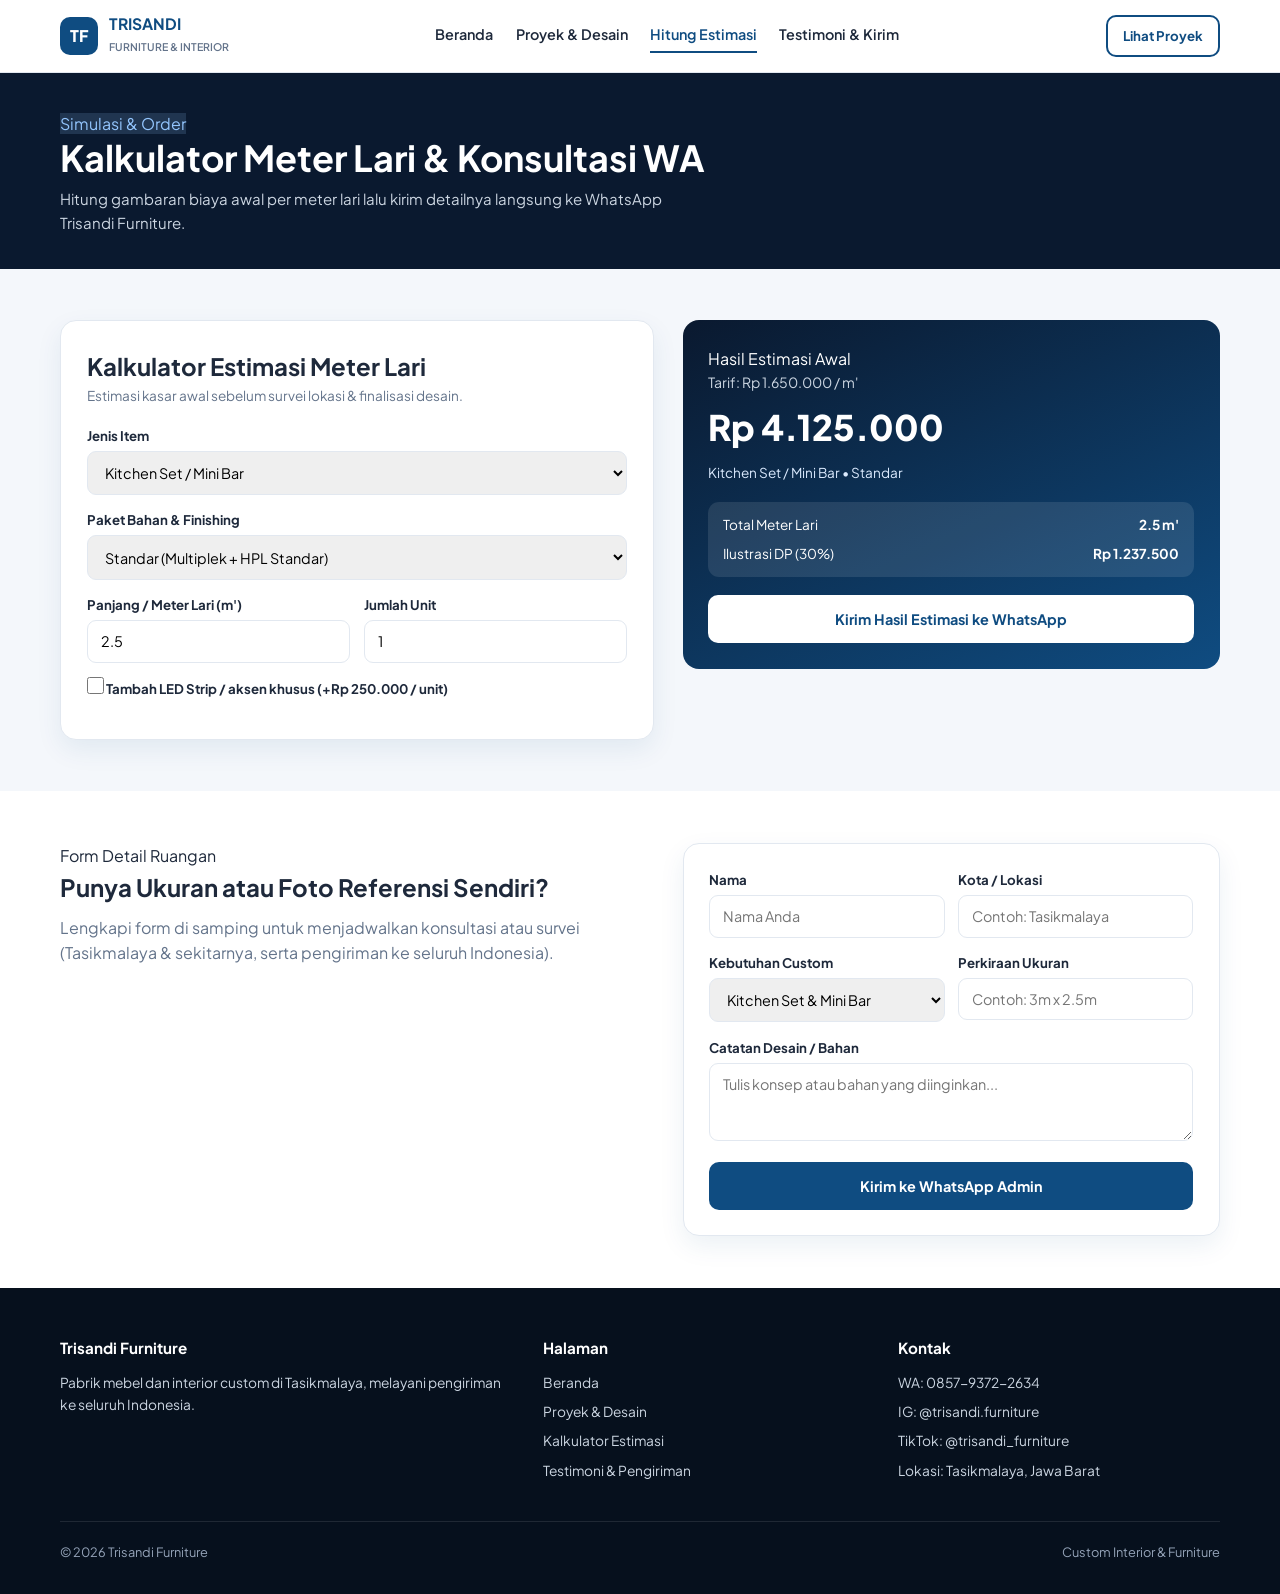
<file: estimasi.html>
<!DOCTYPE html>
<html lang="id">
<head>
  <meta charset="UTF-8" />
  <meta name="viewport" content="width=device-width, initial-scale=1.0" />
  <title>Kalkulator Estimasi &amp; Konsultasi | Trisandi Furniture</title>
  <link rel="preconnect" href="https://fonts.googleapis.com" />
  <link rel="preconnect" href="https://fonts.gstatic.com" crossorigin />
  <link href="https://fonts.googleapis.com/css2?family=Plus+Jakarta+Sans:wght@400;500;600;700;800&display=swap" rel="stylesheet" />
  <link rel="stylesheet" href="style.css" />
</head>
<body data-page="estimasi">
  <header class="header">
    <div class="container nav-wrap">
      <a href="index.html" class="brand">
        <span class="brand-mark">TF</span>
        <div>
          <strong>TRISANDI</strong>
          <small>FURNITURE &amp; INTERIOR</small>
        </div>
      </a>

      <nav class="desktop-nav">
        <a href="index.html">Beranda</a>
        <a href="proyek.html">Proyek &amp; Desain</a>
        <a href="estimasi.html" class="active">Hitung Estimasi</a>
        <a href="testimoni.html">Testimoni &amp; Kirim</a>
      </nav>

      <div class="header-right">
        <a href="proyek.html" class="btn btn-outline btn-sm header-cta">Lihat Proyek</a>
        <button type="button" class="menu-toggle" id="menuToggle" aria-label="Buka Menu">&#9776;</button>
      </div>
    </div>
  </header>

  <div class="mobile-drawer" id="mobileDrawer">
    <div class="mobile-drawer-inner">
      <a href="index.html">Beranda</a>
      <a href="proyek.html">Proyek &amp; Desain</a>
      <a href="estimasi.html" class="active">Hitung Estimasi</a>
      <a href="testimoni.html">Testimoni &amp; Kirim</a>
      <a href="proyek.html" class="btn btn-outline btn-sm" style="margin-top:0.35rem;">Lihat Proyek</a>
    </div>
  </div>

  <section class="page-banner">
    <div class="container">
      <span class="tag">Simulasi &amp; Order</span>
      <h1>Kalkulator Meter Lari &amp; Konsultasi WA</h1>
      <p>Hitung gambaran biaya awal per meter lari lalu kirim detailnya langsung ke WhatsApp Trisandi Furniture.</p>
    </div>
  </section>

  <section class="section section-soft">
    <div class="container split-panel">
      <div class="box-white">
        <h2>Kalkulator Estimasi Meter Lari</h2>
        <p class="est-summary" style="color: var(--muted);">Estimasi kasar awal sebelum survei lokasi &amp; finalisasi desain.</p>

        <div class="field">
          <label for="calcItem">Jenis Item</label>
          <select id="calcItem"></select>
        </div>

        <div class="field">
          <label for="calcTier">Paket Bahan &amp; Finishing</label>
          <select id="calcTier">
            <option value="standard">Standar (Multiplek + HPL Standar)</option>
            <option value="pro">Favorit (Multiplek + HPL Motif + Slow Motion)</option>
            <option value="premium">Premium / Detail Khusus</option>
          </select>
        </div>

        <div class="form-grid-2">
          <div class="field">
            <label for="calcLength">Panjang / Meter Lari (m')</label>
            <input type="number" id="calcLength" min="0.5" max="50" step="0.5" value="2.5" />
          </div>
          <div class="field">
            <label for="calcUnits">Jumlah Unit</label>
            <input type="number" id="calcUnits" min="1" max="20" step="1" value="1" />
          </div>
        </div>

        <div class="field">
          <label class="check-row">
            <input type="checkbox" id="calcLed" />
            <span>Tambah LED Strip / aksen khusus (+Rp 250.000 / unit)</span>
          </label>
        </div>
      </div>

      <div class="box-dark">
        <span class="tag">Hasil Estimasi Awal</span>
        <div id="calcRateText" style="font-size: 0.88rem; color: #cbd5e1;">-</div>
        <div class="est-amount" id="calcTotalText">Rp 0</div>
        <p class="est-summary" id="calcDescText">-</p>

        <div class="est-meta">
          <div><span>Total Meter Lari</span><strong id="calcMetersText">0 m'</strong></div>
          <div><span>Ilustrasi DP (30%)</span><strong id="calcDpText">Rp 0</strong></div>
        </div>

        <button type="button" class="btn btn-light btn-full" id="sendCalcWa">
          Kirim Hasil Estimasi ke WhatsApp
        </button>
      </div>
    </div>
  </section>

  <section class="section">
    <div class="container split-panel">
      <div>
        <span class="tag">Form Detail Ruangan</span>
        <h2>Punya Ukuran atau Foto Referensi Sendiri?</h2>
        <p style="color: var(--muted); margin-top: 0.5rem;">
          Lengkapi form di samping untuk menjadwalkan konsultasi atau survei (Tasikmalaya &amp; sekitarnya, serta pengiriman ke seluruh Indonesia).
        </p>
      </div>

      <form class="box-white" id="waDetailForm">
        <div class="form-grid-2">
          <div class="field">
            <label for="namaKlien">Nama</label>
            <input type="text" id="namaKlien" placeholder="Nama Anda" required />
          </div>
          <div class="field">
            <label for="kotaKlien">Kota / Lokasi</label>
            <input type="text" id="kotaKlien" placeholder="Contoh: Tasikmalaya" required />
          </div>
        </div>

        <div class="form-grid-2">
          <div class="field">
            <label for="jenisKebutuhan">Kebutuhan Custom</label>
            <select id="jenisKebutuhan">
              <option value="Kitchen Set & Mini Bar">Kitchen Set &amp; Mini Bar</option>
              <option value="Backdrop TV & Wallboard">Backdrop TV &amp; Wallboard</option>
              <option value="Wardrobe / Lemari Custom">Wardrobe / Lemari Custom</option>
              <option value="Meja Resepsionis / Kantor">Meja Resepsionis / Kantor</option>
            </select>
          </div>
          <div class="field">
            <label for="ukuranKlien">Perkiraan Ukuran</label>
            <input type="text" id="ukuranKlien" placeholder="Contoh: 3m x 2.5m" />
          </div>
        </div>

        <div class="field">
          <label for="catatanKlien">Catatan Desain / Bahan</label>
          <textarea id="catatanKlien" rows="3" placeholder="Tulis konsep atau bahan yang diinginkan..."></textarea>
        </div>

        <button type="submit" class="btn btn-primary btn-full">Kirim ke WhatsApp Admin</button>
      </form>
    </div>
  </section>

  <footer class="footer">
    <div class="container">
      <div class="footer-grid">
        <div>
          <h4>Trisandi Furniture</h4>
          <p>Pabrik mebel dan interior custom di Tasikmalaya, melayani pengiriman ke seluruh Indonesia.</p>
        </div>
        <div>
          <h4>Halaman</h4>
          <ul>
            <li><a href="index.html">Beranda</a></li>
            <li><a href="proyek.html">Proyek &amp; Desain</a></li>
            <li><a href="estimasi.html">Kalkulator Estimasi</a></li>
            <li><a href="testimoni.html">Testimoni &amp; Pengiriman</a></li>
          </ul>
        </div>
        <div>
          <h4>Kontak</h4>
          <ul>
            <li>WA: 0857-9372-2634</li>
            <li>IG: @trisandi.furniture</li>
            <li>TikTok: @trisandi_furniture</li>
            <li>Lokasi: Tasikmalaya, Jawa Barat</li>
          </ul>
        </div>
      </div>
      <div class="footer-bottom">
        <span>&copy; 2026 Trisandi Furniture</span>
        <span>Custom Interior &amp; Furniture</span>
      </div>
    </div>
  </footer>

  <script src="data.js"></script>
  <script src="script.js"></script>
</body>
</html>
</file>
<file: style.css>
:root {
  --primary: #0f4c81;
  --primary-dark: #093256;
  --accent: #c26d1f;
  --bg: #ffffff;
  --bg-soft: #f4f7fb;
  --bg-dark: #0a192f;
  --text: #1e293b;
  --muted: #64748b;
  --border: #e2e8f0;
  --radius: 14px;
  --shadow: 0 10px 26px rgba(15, 76, 129, 0.08);
  --transition: all 0.22s ease;
}

* {
  box-sizing: border-box;
  margin: 0;
  padding: 0;
}

html {
  scroll-behavior: smooth;
}

body {
  font-family: "Plus Jakarta Sans", sans-serif;
  color: var(--text);
  background: var(--bg);
  line-height: 1.6;
}

img {
  width: 100%;
  display: block;
}

a {
  text-decoration: none;
  color: inherit;
}

ul {
  list-style: none;
}

.container {
  width: min(1160px, 92%);
  margin: 0 auto;
}

/* Top Header */
.header {
  position: sticky;
  top: 0;
  z-index: 120;
  background: rgba(255, 255, 255, 0.97);
  backdrop-filter: blur(8px);
  border-bottom: 1px solid var(--border);
}

.nav-wrap {
  height: 72px;
  display: flex;
  align-items: center;
  justify-content: space-between;
  gap: 1rem;
}

.brand {
  display: flex;
  align-items: center;
  gap: 0.7rem;
}

.brand-mark {
  width: 38px;
  height: 38px;
  border-radius: 10px;
  background: var(--primary);
  color: #fff;
  font-weight: 800;
  display: grid;
  place-items: center;
}

.brand strong {
  display: block;
  font-size: 0.98rem;
  color: var(--primary);
  line-height: 1.1;
}

.brand small {
  font-size: 0.66rem;
  color: var(--muted);
  font-weight: 600;
}

.desktop-nav {
  display: flex;
  align-items: center;
  gap: 1.4rem;
}

.desktop-nav a {
  font-size: 0.9rem;
  font-weight: 600;
  color: var(--text);
  padding: 0.3rem 0;
  border-bottom: 2px solid transparent;
  transition: var(--transition);
}

.desktop-nav a:hover,
.desktop-nav a.active {
  color: var(--primary);
  border-bottom-color: var(--primary);
}

.header-right {
  display: flex;
  align-items: center;
  gap: 0.6rem;
}

.menu-toggle {
  display: none;
  width: 40px;
  height: 40px;
  border-radius: 10px;
  border: 1px solid var(--border);
  background: #fff;
  color: var(--text);
  font-size: 1.2rem;
  cursor: pointer;
}

/* Mobile Drawer Menu (di bawah header saat dibuka) */
.mobile-drawer {
  display: none;
  position: sticky;
  top: 72px;
  z-index: 115;
  background: #fff;
  border-bottom: 1px solid var(--border);
  box-shadow: 0 12px 24px rgba(10, 25, 47, 0.1);
}

.mobile-drawer.open {
  display: block;
}

.mobile-drawer-inner {
  padding: 0.85rem 4% 1.15rem;
  display: flex;
  flex-direction: column;
  gap: 0.3rem;
}

.mobile-drawer a {
  padding: 0.65rem 0.8rem;
  border-radius: 9px;
  font-weight: 600;
  font-size: 0.92rem;
  color: var(--text);
}

.mobile-drawer a.active,
.mobile-drawer a:hover {
  background: var(--bg-soft);
  color: var(--primary);
}

/* Buttons */
.btn {
  display: inline-flex;
  align-items: center;
  justify-content: center;
  gap: 0.4rem;
  padding: 0.8rem 1.35rem;
  border-radius: 10px;
  font-weight: 700;
  font-size: 0.9rem;
  border: 2px solid transparent;
  cursor: pointer;
  font-family: inherit;
  transition: var(--transition);
}

.btn-sm {
  padding: 0.55rem 0.95rem;
  font-size: 0.83rem;
}

.btn-full {
  width: 100%;
}

.btn-primary {
  background: var(--primary);
  color: #fff;
}

.btn-primary:hover {
  background: var(--primary-dark);
}

.btn-outline {
  border-color: var(--primary);
  color: var(--primary);
  background: transparent;
}

.btn-outline:hover {
  background: var(--primary);
  color: #fff;
}

.btn-light {
  background: #fff;
  color: var(--primary);
}

/* Hero Full Foto Slider + Gradasi Lebih Bawah */
.home-hero {
  background: var(--bg);
  padding-bottom: 2.5rem;
}

.hero-banner-wrap {
  position: relative;
  width: 100%;
  height: clamp(270px, 48vw, 480px);
  overflow: hidden;
  background: var(--bg-soft);
}

.hero-slides {
  display: flex;
  width: 100%;
  height: 100%;
  overflow-x: auto;
  scroll-snap-type: x mandatory;
  scroll-behavior: smooth;
  scrollbar-width: none;
}

.hero-slides::-webkit-scrollbar {
  display: none;
}

.hero-slide {
  flex: 0 0 100%;
  width: 100%;
  height: 100%;
  scroll-snap-align: start;
}

.hero-slide img {
  width: 100%;
  height: 100%;
  object-fit: cover;
  object-position: center;
}

/* Gradasi diposisikan lebih ke bawah agar foto lebih banyak utuh */
.hero-banner-wrap::after {
  content: "";
  position: absolute;
  inset: 0;
  background: linear-gradient(
    to bottom,
    rgba(255, 255, 255, 0) 68%,
    rgba(255, 255, 255, 0.55) 88%,
    #ffffff 100%
  );
  pointer-events: none;
  z-index: 2;
}

.hero-nav-btn {
  position: absolute;
  top: 46%;
  transform: translateY(-50%);
  z-index: 4;
  width: 38px;
  height: 38px;
  border-radius: 50%;
  border: 1px solid rgba(255, 255, 255, 0.7);
  background: rgba(10, 25, 47, 0.55);
  color: #fff;
  font-size: 1.25rem;
  display: grid;
  place-items: center;
  cursor: pointer;
}

.hero-nav-btn.prev {
  left: 14px;
}

.hero-nav-btn.next {
  right: 14px;
}

.hero-dots {
  position: absolute;
  bottom: 24px;
  left: 50%;
  transform: translateX(-50%);
  z-index: 4;
  display: flex;
  gap: 0.45rem;
}

.hero-dot {
  width: 9px;
  height: 9px;
  border-radius: 999px;
  border: none;
  background: rgba(15, 76, 129, 0.35);
  cursor: pointer;
  transition: var(--transition);
}

.hero-dot.active {
  width: 22px;
  background: var(--primary);
}

.hero-below-content {
  position: relative;
  z-index: 3;
  margin-top: 1.25rem;
}

.hero-below-content h1 {
  font-size: clamp(1.75rem, 3.6vw, 2.75rem);
  line-height: 1.18;
  color: var(--bg-dark);
  max-width: 780px;
  margin-bottom: 0.75rem;
}

.hero-below-content p {
  color: var(--muted);
  max-width: 700px;
  font-size: 0.96rem;
  margin-bottom: 1.35rem;
}

.hero-btns {
  display: flex;
  flex-wrap: wrap;
  gap: 0.75rem;
  margin-bottom: 1.6rem;
}

.trust-row {
  display: grid;
  grid-template-columns: repeat(3, 1fr);
  gap: 0.85rem;
  padding-top: 1.15rem;
  border-top: 1px solid var(--border);
  max-width: 780px;
}

.trust-row strong {
  display: block;
  color: var(--primary);
  font-size: 0.94rem;
}

.trust-row span {
  font-size: 0.78rem;
  color: var(--muted);
}

@media (max-width: 720px) {
  .hero-banner-wrap {
    height: 245px;
  }

  .hero-nav-btn {
    width: 32px;
    height: 32px;
    font-size: 1rem;
  }

  .trust-row {
    grid-template-columns: 1fr;
  }
}

/* Banner Halaman Sub-Menu */
.page-banner {
  padding: 2.35rem 0 2.15rem;
  background: var(--bg-dark);
  color: #fff;
}

.page-banner .tag {
  background: rgba(147, 197, 253, 0.16);
  color: #93c5fd;
}

.page-banner h1 {
  font-size: clamp(1.6rem, 3vw, 2.25rem);
  line-height: 1.2;
  margin-bottom: 0.45rem;
}

.page-banner p {
  color: #cbd5e1;
  max-width: 640px;
  font-size: 0.94rem;
}

/* Filter Bar */
.filter-bar {
  background: #fff;
  border: 1px solid var(--border);
  border-radius: var(--radius);
  padding: 1rem;
  margin-bottom: 1.75rem;
  box-shadow: var(--shadow);
  display: grid;
  grid-template-columns: 1.3fr 1fr auto;
  gap: 0.75rem;
  align-items: center;
}

.filter-bar input,
.filter-bar select {
  width: 100%;
  padding: 0.68rem 0.85rem;
  border: 1px solid var(--border);
  border-radius: 9px;
  font-family: inherit;
  font-size: 0.9rem;
}

.tabs {
  display: flex;
  flex-wrap: wrap;
  gap: 0.45rem;
}

.tab-btn {
  padding: 0.48rem 0.9rem;
  border-radius: 999px;
  border: 1px solid var(--border);
  background: #fff;
  font-weight: 600;
  font-size: 0.82rem;
  cursor: pointer;
  font-family: inherit;
}

.tab-btn.active,
.tab-btn:hover {
  background: var(--primary);
  color: #fff;
  border-color: var(--primary);
}

/* Sections & Cards */
.section {
  padding: 3.2rem 0;
}

.section-soft {
  background: var(--bg-soft);
}

.sec-top {
  display: flex;
  align-items: flex-end;
  justify-content: space-between;
  flex-wrap: wrap;
  gap: 1rem;
  margin-bottom: 1.75rem;
}

.sec-top h2 {
  font-size: clamp(1.4rem, 2.4vw, 1.9rem);
  line-height: 1.25;
}

.sec-top p {
  color: var(--muted);
  font-size: 0.9rem;
}

.grid-4 {
  display: grid;
  grid-template-columns: repeat(4, 1fr);
  gap: 1.2rem;
}

.grid-3 {
  display: grid;
  grid-template-columns: repeat(3, 1fr);
  gap: 1.35rem;
}

.card {
  background: #fff;
  border: 1px solid var(--border);
  border-radius: var(--radius);
  overflow: hidden;
  display: flex;
  flex-direction: column;
  transition: var(--transition);
}

.card:hover {
  transform: translateY(-3px);
  box-shadow: var(--shadow);
}

.card img {
  height: 195px;
  object-fit: cover;
}

.card-body {
  padding: 1.1rem;
  display: flex;
  flex-direction: column;
  flex: 1;
}

.card-body h3 {
  font-size: 1.02rem;
  margin-bottom: 0.35rem;
}

.card-body p {
  font-size: 0.85rem;
  color: var(--muted);
  margin-bottom: 0.85rem;
}

.card-footer-btn {
  margin-top: auto;
  display: flex;
  gap: 0.5rem;
}

.card-footer-btn .btn {
  flex: 1;
  padding: 0.58rem 0.8rem;
  font-size: 0.82rem;
}

.quick-jump-card {
  background: #fff;
  border: 1px solid var(--border);
  border-radius: var(--radius);
  padding: 1.25rem;
  display: flex;
  flex-direction: column;
  justify-content: space-between;
  gap: 0.8rem;
}

.quick-jump-card h3 {
  font-size: 1.02rem;
  color: var(--bg-dark);
}

.quick-jump-card p {
  font-size: 0.85rem;
  color: var(--muted);
}

/* Kalkulator & Form */
.split-panel {
  display: grid;
  grid-template-columns: 1.05fr 0.95fr;
  gap: 1.8rem;
  align-items: start;
}

.box-white {
  background: #fff;
  border: 1px solid var(--border);
  border-radius: 16px;
  padding: 1.6rem;
  box-shadow: var(--shadow);
}

.box-dark {
  background: linear-gradient(155deg, #0a192f 0%, #0f4c81 100%);
  color: #fff;
  border-radius: 16px;
  padding: 1.6rem;
}

.form-grid-2 {
  display: grid;
  grid-template-columns: 1fr 1fr;
  gap: 0.85rem;
}

.field {
  margin-bottom: 0.9rem;
}

.field label {
  display: block;
  font-size: 0.83rem;
  font-weight: 700;
  margin-bottom: 0.3rem;
}

.field input,
.field select,
.field textarea {
  width: 100%;
  padding: 0.7rem 0.82rem;
  border: 1px solid var(--border);
  border-radius: 9px;
  font-family: inherit;
  font-size: 0.9rem;
}

.check-row {
  display: flex;
  align-items: center;
  gap: 0.55rem;
  font-size: 0.85rem;
  font-weight: 600;
  cursor: pointer;
}

.check-row input {
  width: 17px;
  height: 17px;
  accent-color: var(--primary);
}

.est-amount {
  font-size: clamp(1.6rem, 3vw, 2.2rem);
  font-weight: 800;
  margin: 0.3rem 0 0.45rem;
}

.est-summary {
  font-size: 0.85rem;
  color: #dbeafe;
  margin-bottom: 1.1rem;
}

.est-meta {
  background: rgba(255, 255, 255, 0.1);
  border-radius: 11px;
  padding: 0.8rem 0.95rem;
  margin-bottom: 1.15rem;
  display: grid;
  gap: 0.4rem;
  font-size: 0.85rem;
}

.est-meta > div {
  display: flex;
  justify-content: space-between;
}

.img-wrap {
  position: relative;
}

.pill-badge {
  position: absolute;
  top: 10px;
  right: 10px;
  font-size: 0.72rem;
  font-weight: 700;
  padding: 0.24rem 0.62rem;
  border-radius: 999px;
}

.testi-card {
  cursor: pointer;
}

.photo-count-badge {
  position: absolute;
  bottom: 10px;
  left: 10px;
  background: rgba(10, 25, 47, 0.78);
  color: #fff;
  font-size: 0.74rem;
  font-weight: 700;
  padding: 0.22rem 0.6rem;
  border-radius: 999px;
}

.testi-modal-box {
  width: min(920px, 96vw);
  max-height: 92vh;
  overflow-y: auto;
}

.modal-slides {
  display: flex;
  width: 100%;
  overflow-x: auto;
  scroll-snap-type: x mandatory;
  scroll-behavior: smooth;
  scrollbar-width: none;
}

.modal-slides::-webkit-scrollbar {
  display: none;
}

.modal-slide {
  flex: 0 0 100%;
  width: 100%;
  scroll-snap-align: start;
  display: flex;
  justify-content: center;
  align-items: center;
}

.modal-slide img {
  width: auto;
  max-width: 100%;
  height: auto;
  max-height: 75vh;
  object-fit: contain;
  border-radius: 8px;
}

.modal-close {
  z-index: 5;
}

.lightbox-stage {
  position: relative;
  background: #0a192f;
  display: flex;
  justify-content: center;
  align-items: center;
  padding: 0.75rem;
}

.lightbox-stage img {
  width: auto;
  max-width: 100%;
  height: auto;
  max-height: 78vh;
  object-fit: contain;
  border-radius: 8px;
}

.lightbox-btn {
  position: absolute;
  top: 50%;
  transform: translateY(-50%);
  width: 38px;
  height: 38px;
  border-radius: 50%;
  border: 1px solid rgba(255, 255, 255, 0.45);
  background: rgba(10, 25, 47, 0.72);
  color: #fff;
  font-size: 1.3rem;
  cursor: pointer;
  display: grid;
  place-items: center;
}

.lightbox-btn.prev {
  left: 12px;
}

.lightbox-btn.next {
  right: 12px;
}

.lightbox-thumbs {
  display: flex;
  gap: 0.5rem;
  margin-top: 0.85rem;
  overflow-x: auto;
  padding-bottom: 0.25rem;
}

.lightbox-thumb {
  width: 68px;
  height: 50px;
  object-fit: cover;
  border-radius: 8px;
  border: 2px solid transparent;
  opacity: 0.65;
  cursor: pointer;
  flex-shrink: 0;
}

.lightbox-thumb.active {
  border-color: var(--primary);
  opacity: 1;
}

.pill-badge.testimoni {
  background: #fef3c7;
  color: #92400e;
}

.pill-badge.pengiriman {
  background: #dbeafe;
  color: #1e40af;
}

/* Modal */
.modal {
  position: fixed;
  inset: 0;
  z-index: 250;
  display: none;
  place-items: center;
  padding: 1rem;
}

.modal.open {
  display: grid;
}

.modal-bg {
  position: absolute;
  inset: 0;
  background: rgba(10, 25, 47, 0.72);
}

.modal-box {
  position: relative;
  z-index: 1;
  background: #fff;
  width: min(820px, 96vw);
  max-height: 92vh;
  overflow-y: auto;
  border-radius: 16px;
}

.modal-box > img {
  width: auto;
  max-width: 100%;
  height: auto;
  max-height: 75vh;
  margin: 0 auto;
  object-fit: contain;
  background: #0a192f;
}

.modal-content {
  padding: 1.35rem;
}

.modal-close {
  position: absolute;
  top: 10px;
  right: 12px;
  width: 34px;
  height: 34px;
  border-radius: 50%;
  border: none;
  background: rgba(255, 255, 255, 0.92);
  font-size: 1.3rem;
  cursor: pointer;
}

/* Footer Multi-Kolom */
.footer {
  background: #06101d;
  color: #cbd5e1;
  padding: 3rem 0 2rem;
  font-size: 0.86rem;
}

.footer-grid {
  display: grid;
  grid-template-columns: 1.4fr 1fr 1fr;
  gap: 2rem;
  padding-bottom: 2rem;
  border-bottom: 1px solid rgba(255, 255, 255, 0.1);
}

.footer h4 {
  color: #fff;
  font-size: 0.95rem;
  margin-bottom: 0.75rem;
}

.footer li {
  margin-bottom: 0.45rem;
}

.footer a:hover {
  color: #fff;
}

.footer-bottom {
  padding-top: 1.25rem;
  display: flex;
  flex-wrap: wrap;
  justify-content: space-between;
  gap: 0.75rem;
  color: #94a3b8;
  font-size: 0.8rem;
}

/* Responsif Tablet & HP */
@media (max-width: 900px) {
  .home-hero-grid,
  .split-panel,
  .footer-grid {
    grid-template-columns: 1fr;
  }

  .grid-4,
  .grid-3 {
    grid-template-columns: repeat(2, 1fr);
  }

  .hero-photo-box img {
    height: 280px;
  }
}

@media (max-width: 720px) {
  .desktop-nav,
  .header-cta {
    display: none;
  }

  .menu-toggle {
    display: inline-grid;
    place-items: center;
  }

  .filter-bar,
  .grid-4,
  .grid-3,
  .form-grid-2,
  .trust-row {
    grid-template-columns: 1fr;
  }

  .home-hero {
    padding: 1.8rem 0;
  }

  .section {
    padding: 2.2rem 0;
  }

  .page-banner {
    padding: 1.8rem 0;
  }
}
</file>
